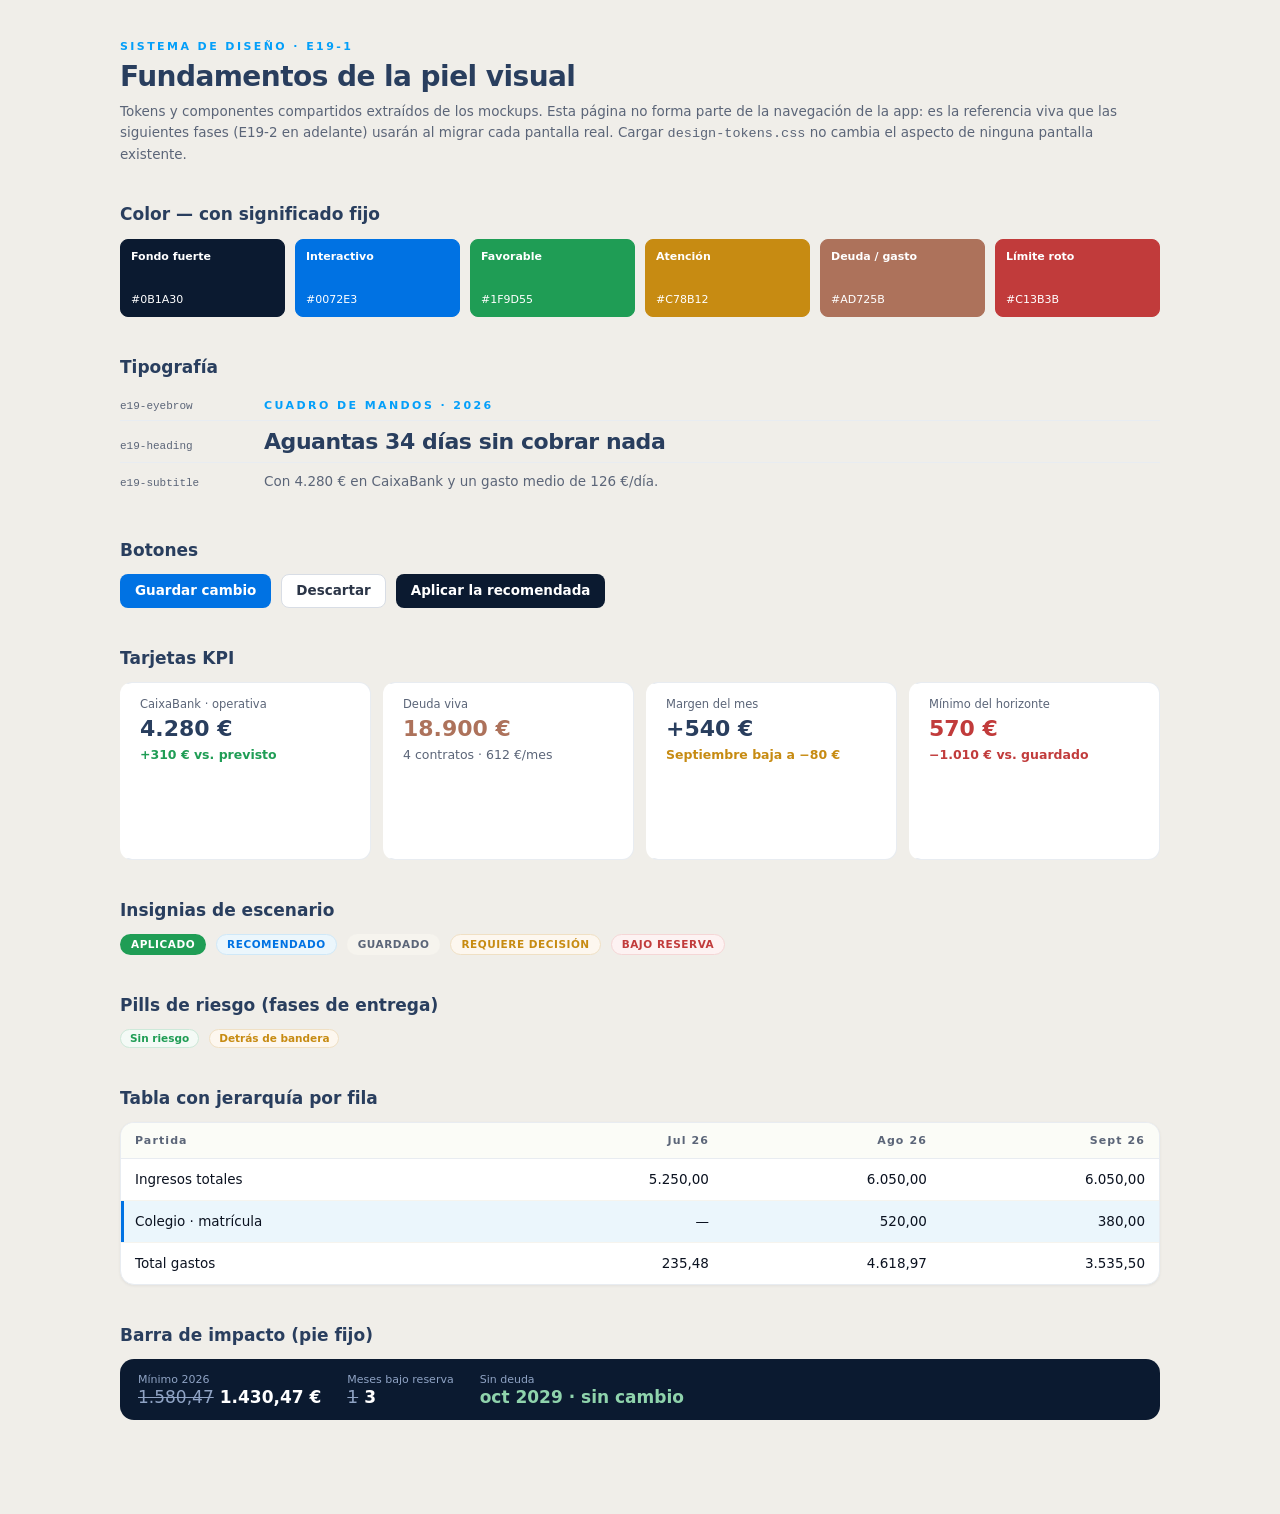
<file: design-system.html>
<!DOCTYPE html>
<html lang="es">
<head>
<meta charset="utf-8">
<meta name="viewport" content="width=device-width, initial-scale=1">
<title>Finanzas Casa · Sistema de diseño E19</title>
<link rel="stylesheet" href="design-tokens.css">
<style>
  body {
    margin: 0;
    background: var(--e19-canvas);
    color: var(--e19-ink);
    font-family: var(--e19-font-sans);
  }
  .page {
    max-width: 1040px;
    margin: 0 auto;
    padding: 40px 24px 96px;
    display: flex;
    flex-direction: column;
    gap: 40px;
  }
  .page-head {
    display: flex;
    flex-direction: column;
    gap: 8px;
  }
  section h2 {
    font: 700 var(--e19-text-lg) / 1.2 var(--e19-font-sans);
    color: var(--e19-heading);
    margin: 0 0 14px;
  }
  .swatch-row {
    display: grid;
    grid-template-columns: repeat(6, 1fr);
    gap: 10px;
  }
  .swatch {
    border-radius: var(--e19-radius-sm);
    padding: 10px;
    display: flex;
    flex-direction: column;
    gap: 30px;
    font-size: 11px;
    border: 1px solid var(--e19-border-strong);
  }
  .swatch b {
    display: block;
  }
  .row {
    display: flex;
    gap: 10px;
    flex-wrap: wrap;
    align-items: center;
  }
  .kpi-row {
    display: grid;
    grid-template-columns: repeat(4, 1fr);
    gap: 12px;
  }
  .type-scale > div {
    display: flex;
    align-items: baseline;
    gap: 14px;
    padding: 8px 0;
    border-top: 1px solid var(--e19-border);
  }
  .type-scale > div:first-child {
    border-top: none;
  }
  .type-scale code {
    width: 130px;
    flex: none;
    font-family: var(--e19-font-mono);
    font-size: 11px;
    color: var(--e19-muted);
  }
  .e19-impact-bar {
    flex-wrap: wrap;
    row-gap: 14px;
  }
  @media (max-width: 640px) {
    .swatch-row {
      grid-template-columns: repeat(2, 1fr);
    }
    .kpi-row {
      grid-template-columns: repeat(2, 1fr);
    }
    .type-scale > div {
      flex-direction: column;
      gap: 4px;
    }
    .type-scale code {
      width: auto;
    }
  }
</style>
</head>
<body>
<div class="page">

  <div class="page-head">
    <span class="e19-eyebrow">Sistema de diseño · E19-1</span>
    <h1 class="e19-heading">Fundamentos de la piel visual</h1>
    <p class="e19-subtitle">Tokens y componentes compartidos extraídos de los mockups. Esta página no forma parte de la navegación de la app: es la referencia viva que las siguientes fases (E19-2 en adelante) usarán al migrar cada pantalla real. Cargar <code>design-tokens.css</code> no cambia el aspecto de ninguna pantalla existente.</p>
  </div>

  <section>
    <h2>Color — con significado fijo</h2>
    <div class="swatch-row">
      <div class="swatch" style="background:var(--e19-accent-strong);color:#fff;border-color:var(--e19-accent-strong)"><b>Fondo fuerte</b><span>#0B1A30</span></div>
      <div class="swatch" style="background:var(--e19-accent);color:#fff;border-color:var(--e19-accent)"><b>Interactivo</b><span>#0072E3</span></div>
      <div class="swatch" style="background:var(--e19-success);color:#fff;border-color:var(--e19-success)"><b>Favorable</b><span>#1F9D55</span></div>
      <div class="swatch" style="background:var(--e19-warning);color:#fff;border-color:var(--e19-warning)"><b>Atención</b><span>#C78B12</span></div>
      <div class="swatch" style="background:var(--e19-debt);color:#fff;border-color:var(--e19-debt)"><b>Deuda / gasto</b><span>#AD725B</span></div>
      <div class="swatch" style="background:var(--e19-danger);color:#fff;border-color:var(--e19-danger)"><b>Límite roto</b><span>#C13B3B</span></div>
    </div>
  </section>

  <section>
    <h2>Tipografía</h2>
    <div class="type-scale">
      <div><code>e19-eyebrow</code><span class="e19-eyebrow">Cuadro de mandos · 2026</span></div>
      <div><code>e19-heading</code><span class="e19-heading" style="font-size:22px">Aguantas 34 días sin cobrar nada</span></div>
      <div><code>e19-subtitle</code><span class="e19-subtitle">Con 4.280 € en CaixaBank y un gasto medio de 126 €/día.</span></div>
    </div>
  </section>

  <section>
    <h2>Botones</h2>
    <div class="row">
      <button class="e19-btn e19-btn-primary" type="button">Guardar cambio</button>
      <button class="e19-btn e19-btn-secondary" type="button">Descartar</button>
      <button class="e19-btn e19-btn-dark" type="button">Aplicar la recomendada</button>
    </div>
  </section>

  <section>
    <h2>Tarjetas KPI</h2>
    <div class="kpi-row">
      <div class="e19-kpi">
        <span class="e19-kpi-label">CaixaBank · operativa</span>
        <span class="e19-kpi-value">4.280 €</span>
        <span class="e19-kpi-delta is-up">+310 € vs. previsto</span>
      </div>
      <div class="e19-kpi">
        <span class="e19-kpi-label">Deuda viva</span>
        <span class="e19-kpi-value" style="color:var(--e19-debt)">18.900 €</span>
        <span class="e19-kpi-delta" style="color:var(--e19-muted);font-weight:400">4 contratos · 612 €/mes</span>
      </div>
      <div class="e19-kpi">
        <span class="e19-kpi-label">Margen del mes</span>
        <span class="e19-kpi-value">+540 €</span>
        <span class="e19-kpi-delta is-warn">Septiembre baja a −80 €</span>
      </div>
      <div class="e19-kpi">
        <span class="e19-kpi-label">Mínimo del horizonte</span>
        <span class="e19-kpi-value" style="color:var(--e19-danger)">570 €</span>
        <span class="e19-kpi-delta is-down">−1.010 € vs. guardado</span>
      </div>
    </div>
  </section>

  <section>
    <h2>Insignias de escenario</h2>
    <div class="row">
      <span class="e19-badge e19-badge-success">Aplicado</span>
      <span class="e19-badge e19-badge-accent">Recomendado</span>
      <span class="e19-badge e19-badge-neutral">Guardado</span>
      <span class="e19-badge e19-badge-warning">Requiere decisión</span>
      <span class="e19-badge e19-badge-danger">Bajo reserva</span>
    </div>
  </section>

  <section>
    <h2>Pills de riesgo (fases de entrega)</h2>
    <div class="row">
      <span class="e19-pill e19-pill-safe">Sin riesgo</span>
      <span class="e19-pill e19-pill-warn">Detrás de bandera</span>
    </div>
  </section>

  <section>
    <h2>Tabla con jerarquía por fila</h2>
    <div class="e19-card" style="overflow:hidden">
      <table class="e19-table">
        <thead>
          <tr><th>Partida</th><th>Jul 26</th><th>Ago 26</th><th>Sept 26</th></tr>
        </thead>
        <tbody>
          <tr><td>Ingresos totales</td><td>5.250,00</td><td>6.050,00</td><td>6.050,00</td></tr>
          <tr class="is-highlighted"><td>Colegio · matrícula</td><td>—</td><td>520,00</td><td>380,00</td></tr>
          <tr><td>Total gastos</td><td>235,48</td><td>4.618,97</td><td>3.535,50</td></tr>
        </tbody>
      </table>
    </div>
  </section>

  <section>
    <h2>Barra de impacto (pie fijo)</h2>
    <div class="e19-impact-bar">
      <dl>
        <dt>Mínimo 2026</dt>
        <dd><span class="was">1.580,47</span>1.430,47 €</dd>
      </dl>
      <dl>
        <dt>Meses bajo reserva</dt>
        <dd><span class="was">1</span>3</dd>
      </dl>
      <dl>
        <dt>Sin deuda</dt>
        <dd style="color:#8fd3ac">oct 2029 · sin cambio</dd>
      </dl>
    </div>
  </section>

</div>
</body>
</html>
</file>
<file: design-tokens.css>
/*
 * Sistema de diseño E19 — fundamentos (E19-1).
 *
 * Fase de fundación de la piel visual nueva (bloque E19 de la propuesta de rediseño). Define
 * únicamente variables con prefijo `--e19-` y clases con prefijo `.e19-`: no redefine ninguna
 * variable ni clase existente de styles.css/p2.css, así que cargar este archivo no cambia el
 * aspecto de ninguna pantalla actual. Las pantallas se migran una a una en las siguientes fases
 * (E19-2 en adelante), empezando por «Hoy».
 *
 * Origen: mockups de diseño visual aportados por el usuario (Finanzas Casa · Mockups), extraídos
 * a un lenguaje de tokens reutilizable en docs/E19_SISTEMA_DISENO.md.
 */

:root {
  /* Superficies */
  --e19-canvas: #f0eee9;
  --e19-surface: #ffffff;
  --e19-surface-soft: #fbfcf7;
  --e19-surface-sunken: #f6f4ee;

  /* Bordes */
  --e19-border: #e8ecf1;
  --e19-border-strong: #d8dde5;

  /* Texto */
  --e19-ink: #0b1220;
  --e19-heading: #293e5e;
  --e19-muted: #5b6578;
  --e19-faint: #a9b1bf;
  --e19-eyebrow: #049ff9;

  /* Acento interactivo */
  --e19-accent: #0072e3;
  --e19-accent-hover: #005bb8;
  --e19-accent-ink: #ffffff;
  --e19-accent-soft: #ebf6fc;
  --e19-accent-soft-border: #cfe8f8;
  --e19-accent-strong: #0b1a30;

  /* Semántica: siempre el mismo significado en toda la app */
  --e19-success: #1f9d55;
  --e19-success-soft: #f4faf6;
  --e19-success-soft-border: #cde9d9;
  --e19-warning: #c78b12;
  --e19-warning-soft: #fdf7ef;
  --e19-warning-soft-border: #f0e0c4;
  --e19-debt: #ad725b;
  --e19-debt-soft: #f6ece3;
  --e19-debt-soft-border: #ede1d5;
  --e19-danger: #c13b3b;
  --e19-danger-soft: #fdf2f2;
  --e19-danger-soft-border: #f5d6d6;

  /* Tipografía: mismo stack que ya usa la app (Inter con fallback de sistema, sin CDN externo) */
  --e19-font-sans: Inter, ui-sans-serif, system-ui, -apple-system, BlinkMacSystemFont, "Segoe UI", sans-serif;
  --e19-font-mono: ui-monospace, "SF Mono", Menlo, Consolas, monospace;

  /* Escala tipográfica */
  --e19-text-eyebrow: 11px;
  --e19-text-xs: 11.5px;
  --e19-text-sm: 12.5px;
  --e19-text-base: 13.5px;
  --e19-text-md: 15px;
  --e19-text-lg: 17px;
  --e19-text-xl: 22px;
  --e19-text-display: 28px;

  /* Espaciado y forma */
  --e19-radius-sm: 8px;
  --e19-radius-md: 12px;
  --e19-radius-lg: 14px;
  --e19-radius-pill: 999px;
  --e19-shadow-card: 0 1px 3px rgba(11, 18, 32, 0.06);
  --e19-shadow-pop: 0 2px 8px rgba(11, 18, 32, 0.08);
}

/* -------------------------------------------------------------------------------------------- */
/* Primitivas de texto                                                                           */
/* -------------------------------------------------------------------------------------------- */

.e19-eyebrow {
  font: 700 var(--e19-text-eyebrow) / 1.2 var(--e19-font-sans);
  letter-spacing: 0.22em;
  text-transform: uppercase;
  color: var(--e19-eyebrow);
}

.e19-heading {
  font: 800 var(--e19-text-display) / 1.15 var(--e19-font-sans);
  letter-spacing: -0.02em;
  color: var(--e19-heading);
  margin: 0;
}

.e19-subtitle {
  font: 400 var(--e19-text-base) / 1.5 var(--e19-font-sans);
  color: var(--e19-muted);
  margin: 0;
}

/* -------------------------------------------------------------------------------------------- */
/* Tarjetas y superficies                                                                        */
/* -------------------------------------------------------------------------------------------- */

.e19-card {
  background: var(--e19-surface);
  border: 1px solid var(--e19-border);
  border-radius: var(--e19-radius-lg);
  box-shadow: var(--e19-shadow-card);
}

.e19-card-strong {
  background: var(--e19-accent-strong);
  color: #fff;
  border-radius: var(--e19-radius-lg);
}

.e19-card-accent-soft {
  background: var(--e19-accent-soft);
  border: 1px solid var(--e19-accent-soft-border);
  border-radius: var(--e19-radius-lg);
}

/* -------------------------------------------------------------------------------------------- */
/* Botones                                                                                       */
/* -------------------------------------------------------------------------------------------- */

.e19-btn {
  display: inline-flex;
  align-items: center;
  justify-content: center;
  gap: 6px;
  font: 600 var(--e19-text-base) / 1 var(--e19-font-sans);
  border-radius: var(--e19-radius-sm);
  padding: 9px 14px;
  border: 1px solid transparent;
  cursor: pointer;
  transition: background-color 0.15s ease, border-color 0.15s ease, color 0.15s ease;
}

.e19-btn:focus-visible {
  outline: 2px solid var(--e19-accent);
  outline-offset: 2px;
}

.e19-btn-primary {
  background: var(--e19-accent);
  color: var(--e19-accent-ink);
}

.e19-btn-primary:hover {
  background: var(--e19-accent-hover);
}

.e19-btn-secondary {
  background: var(--e19-surface);
  color: #2b3547;
  border-color: var(--e19-border-strong);
}

.e19-btn-secondary:hover {
  background: var(--e19-surface-sunken);
}

.e19-btn-dark {
  background: var(--e19-accent-strong);
  color: #fff;
  border-color: transparent;
}

/* -------------------------------------------------------------------------------------------- */
/* KPI y métricas                                                                                */
/* -------------------------------------------------------------------------------------------- */

.e19-kpi {
  display: flex;
  flex-direction: column;
  gap: 6px;
  background: var(--e19-surface);
  border: 1px solid var(--e19-border);
  border-left: 4px solid transparent;
  border-radius: var(--e19-radius-md);
  padding: 14px 16px;
  min-height: 148px;
}

.e19-kpi.is-warn {
  border-left-color: var(--e19-warning);
}

.e19-kpi.is-danger {
  border-left-color: var(--e19-danger);
}

.e19-kpi-label {
  font-size: var(--e19-text-xs);
  color: var(--e19-muted);
}

.e19-kpi-value {
  font: 800 var(--e19-text-xl) / 1.1 var(--e19-font-sans);
  color: var(--e19-heading);
  font-variant-numeric: tabular-nums;
}

.e19-kpi-note {
  margin: 0;
  font-size: var(--e19-text-sm);
  color: var(--e19-muted);
  line-height: 1.4;
}

.e19-kpi-meta {
  margin: 0;
  font-size: 11px;
  color: var(--e19-faint);
}

.e19-kpi-cta {
  align-self: flex-start;
  margin-top: auto;
}

.e19-kpi-delta {
  font-size: var(--e19-text-sm);
  font-weight: 600;
}

.e19-kpi-delta.is-up {
  color: var(--e19-success);
}

.e19-kpi-delta.is-down {
  color: var(--e19-danger);
}

.e19-kpi-delta.is-warn {
  color: var(--e19-warning);
}

/* -------------------------------------------------------------------------------------------- */
/* Lectura de hoy (insights) y contexto compacto                                                 */
/* -------------------------------------------------------------------------------------------- */

.e19-insight {
  display: flex;
  align-items: center;
  justify-content: space-between;
  gap: 14px;
  padding: 14px;
  background: var(--e19-surface-soft);
  border: 1px solid var(--e19-border);
  border-left: 4px solid var(--e19-success);
  border-radius: var(--e19-radius-md);
}

.e19-insight.is-warn {
  border-left-color: var(--e19-warning);
}

.e19-insight.is-danger {
  border-left-color: var(--e19-danger);
}

.e19-insight strong {
  display: block;
  margin-bottom: 4px;
  font-size: var(--e19-text-md);
  color: var(--e19-ink);
}

.e19-insight p {
  margin: 0;
  color: var(--e19-muted);
  font-size: var(--e19-text-base);
  line-height: 1.45;
}

.e19-context-item {
  display: flex;
  flex-direction: column;
  gap: 4px;
  padding: 12px 14px;
  border: 1px solid var(--e19-border);
  border-radius: var(--e19-radius-md);
  background: var(--e19-surface-soft);
}

.e19-context-item span {
  font-size: var(--e19-text-xs);
  color: var(--e19-muted);
}

.e19-context-item strong {
  font-size: var(--e19-text-md);
  color: var(--e19-heading);
  font-weight: 700;
}

.e19-context-item small {
  font-size: var(--e19-text-sm);
  color: var(--e19-muted);
  line-height: 1.4;
}

/* -------------------------------------------------------------------------------------------- */
/* Aplicación a «Hoy» (E19-2) — todo bajo .e19-home para no afectar a otras vistas que también    */
/* usan .home-panel, .panel-kicker o .module-heading h3 fuera de esta pantalla.                   */
/* -------------------------------------------------------------------------------------------- */

.e19-home .home-panel {
  border-color: var(--e19-border);
  border-radius: var(--e19-radius-lg);
  background: var(--e19-surface);
  box-shadow: var(--e19-shadow-card);
}

.e19-home .panel-kicker {
  color: var(--e19-eyebrow);
}

.e19-home .module-heading h3 {
  color: var(--e19-heading);
}

/* -------------------------------------------------------------------------------------------- */
/* Insignias de estado                                                                           */
/* -------------------------------------------------------------------------------------------- */

.e19-badge {
  display: inline-flex;
  align-items: center;
  gap: 6px;
  font: 700 10.5px / 1 var(--e19-font-sans);
  letter-spacing: 0.05em;
  text-transform: uppercase;
  border-radius: var(--e19-radius-pill);
  padding: 4px 10px;
  border: 1px solid transparent;
}

.e19-badge-success {
  background: var(--e19-success);
  color: #fff;
}

.e19-badge-accent {
  background: var(--e19-accent-soft);
  color: var(--e19-accent);
  border-color: var(--e19-accent-soft-border);
}

.e19-badge-neutral {
  background: var(--e19-surface-sunken);
  color: var(--e19-muted);
}

.e19-badge-warning {
  background: var(--e19-warning-soft);
  color: var(--e19-warning);
  border-color: var(--e19-warning-soft-border);
}

.e19-badge-danger {
  background: var(--e19-danger-soft);
  color: var(--e19-danger);
  border-color: var(--e19-danger-soft-border);
}

/* -------------------------------------------------------------------------------------------- */
/* Pills de riesgo/estado (usadas en listas de tareas y fases)                                   */
/* -------------------------------------------------------------------------------------------- */

.e19-pill {
  display: inline-flex;
  font: 600 10.5px / 1 var(--e19-font-sans);
  border-radius: var(--e19-radius-pill);
  padding: 3px 9px;
  border: 1px solid transparent;
}

.e19-pill-safe {
  background: var(--e19-success-soft);
  color: var(--e19-success);
  border-color: var(--e19-success-soft-border);
}

.e19-pill-warn {
  background: var(--e19-warning-soft);
  color: var(--e19-warning);
  border-color: var(--e19-warning-soft-border);
}

/* -------------------------------------------------------------------------------------------- */
/* Tabla de datos con jerarquía por fila                                                         */
/* -------------------------------------------------------------------------------------------- */

.e19-table {
  width: 100%;
  border-collapse: collapse;
  font: 400 var(--e19-text-base) / 1.4 var(--e19-font-sans);
  font-variant-numeric: tabular-nums;
}

.e19-table thead th {
  text-align: right;
  font: 600 11px / 1.2 var(--e19-font-sans);
  letter-spacing: 0.1em;
  color: var(--e19-muted);
  padding: 11px 14px;
  background: var(--e19-surface-soft);
  border-bottom: 1px solid var(--e19-border);
}

.e19-table thead th:first-child {
  text-align: left;
}

.e19-table tbody td {
  padding: 11px 14px;
  text-align: right;
  border-bottom: 1px solid var(--e19-surface-sunken);
  color: var(--e19-ink);
}

.e19-table tbody td:first-child {
  text-align: left;
}

.e19-table tbody tr:last-child td {
  border-bottom: none;
}

.e19-table tbody tr.is-highlighted {
  background: var(--e19-accent-soft);
  box-shadow: inset 3px 0 0 var(--e19-accent);
}

/* -------------------------------------------------------------------------------------------- */
/* Barra de impacto (pie fijo, ver mockup 3a)                                                    */
/* -------------------------------------------------------------------------------------------- */

.e19-impact-bar {
  display: flex;
  align-items: center;
  gap: 26px;
  background: var(--e19-accent-strong);
  color: #fff;
  border-radius: var(--e19-radius-lg);
  padding: 14px 18px;
}

.e19-impact-bar dl {
  display: flex;
  flex-direction: column;
  gap: 3px;
  margin: 0;
}

.e19-impact-bar dt {
  font-size: 11px;
  color: #8fa3c4;
}

.e19-impact-bar dd {
  margin: 0;
  font: 800 var(--e19-text-lg) / 1 var(--e19-font-sans);
  font-variant-numeric: tabular-nums;
}

.e19-impact-bar dd .was {
  color: #8fa3c4;
  font-weight: 400;
  text-decoration: line-through;
  margin-right: 6px;
}

/* -------------------------------------------------------------------------------------------- */
/* Aplicación a «Actualizar» (E19-3) — todo bajo .e19-update-hub para no afectar a otras vistas   */
/* que también usan .panel-kicker o .module-heading h3 fuera de esta pantalla.                    */
/* -------------------------------------------------------------------------------------------- */

.e19-update-hub .panel-kicker {
  color: var(--e19-eyebrow);
}

.e19-update-hub .module-heading h3 {
  color: var(--e19-heading);
}

.e19-explainer {
  background: var(--e19-accent-soft);
  border: 1px solid var(--e19-accent-soft-border);
  border-radius: var(--e19-radius-lg);
}

.e19-explainer .panel-kicker {
  color: var(--e19-accent);
}

.e19-explainer h3 {
  color: var(--e19-heading);
}

.e19-explainer .update-language-grid div {
  background: var(--e19-surface);
  border: 1px solid var(--e19-accent-soft-border);
}

.e19-explainer dt {
  color: var(--e19-heading);
}

.e19-explainer dd {
  color: var(--e19-muted);
}

.e19-route-card {
  display: grid;
  gap: 7px;
  min-height: 168px;
  padding: 18px;
  border: 1px solid var(--e19-border);
  border-radius: var(--e19-radius-lg);
  background: var(--e19-surface);
  color: var(--e19-ink);
  text-align: left;
  box-shadow: var(--e19-shadow-card);
  transition: border-color 0.15s ease, box-shadow 0.15s ease, transform 0.15s ease;
}

.e19-route-card:hover,
.e19-route-card:focus-visible {
  border-color: var(--e19-accent);
  box-shadow: var(--e19-shadow-pop);
  transform: translateY(-1px);
}

.e19-route-card strong {
  font-size: var(--e19-text-lg);
  color: var(--e19-heading);
}

.e19-route-card small {
  color: var(--e19-muted);
  font-size: var(--e19-text-base);
  line-height: 1.45;
}

.e19-route-card em {
  margin-top: auto;
  padding-top: 9px;
  border-top: 1px solid var(--e19-border);
  color: var(--e19-accent);
  font-style: normal;
  font-size: var(--e19-text-sm);
  font-weight: 600;
}

.e19-route-step {
  color: var(--e19-eyebrow);
  font-size: 11px;
  font-weight: 700;
  letter-spacing: 0.1em;
  text-transform: uppercase;
}

.e19-route-card--verify {
  background: var(--e19-accent-strong);
  border-color: var(--e19-accent-strong);
}

.e19-route-card--verify .e19-route-step {
  color: #7f93c4;
}

.e19-route-card--verify strong {
  color: #fff;
}

.e19-route-card--verify small {
  color: #c7d1e0;
}

.e19-route-card--verify em {
  border-top-color: rgba(255, 255, 255, 0.16);
  color: #8fd3ff;
}

.e19-next-step {
  background: var(--e19-accent-soft);
  border: 1px solid var(--e19-accent-soft-border);
  border-left: 4px solid var(--e19-accent);
  border-radius: var(--e19-radius-lg);
}

.e19-next-step h3 {
  color: var(--e19-heading);
}

.e19-next-step p:not(.panel-kicker) {
  color: var(--e19-muted);
}

/* -------------------------------------------------------------------------------------------- */
/* Aplicación a «Cargar datos» / bandeja previa (E19-4) — escopado bajo .e19-data-entry           */
/* -------------------------------------------------------------------------------------------- */

.e19-data-entry .panel-kicker {
  color: var(--e19-eyebrow);
}

.e19-data-entry .module-heading h3 {
  color: var(--e19-heading);
}

.e19-stepper {
  display: grid;
  grid-template-columns: repeat(4, 1fr);
  gap: 10px;
  margin: 14px 0;
  padding: 0;
  list-style: none;
}

.e19-stepper li {
  display: flex;
  align-items: center;
  gap: 8px;
  border: 1px solid var(--e19-border);
  border-radius: var(--e19-radius-pill);
  padding: 8px 14px 8px 8px;
  background: var(--e19-surface-soft);
  font-size: var(--e19-text-sm);
  font-weight: 600;
  color: var(--e19-ink);
}

.e19-stepper-badge {
  display: inline-flex;
  align-items: center;
  justify-content: center;
  width: 22px;
  height: 22px;
  flex: none;
  border-radius: var(--e19-radius-pill);
  background: var(--e19-accent-soft);
  color: var(--e19-accent);
  font-size: 11px;
  font-weight: 700;
}

.e19-inbox-item,
.e19-freshness-item {
  border: 1px solid var(--e19-border);
  border-radius: var(--e19-radius-md);
  padding: 13px 14px;
  background: var(--e19-surface);
}

.e19-inbox-item p,
.e19-freshness-item p {
  margin: 4px 0 0;
  color: var(--e19-muted);
  font-size: var(--e19-text-sm);
  line-height: 1.45;
}

.e19-inbox-item strong,
.e19-freshness-item strong {
  color: var(--e19-heading);
}

.e19-inbox-item-head {
  display: flex;
  align-items: center;
  justify-content: space-between;
  gap: 10px;
}

.e19-freshness-item {
  display: flex;
  flex-direction: column;
  gap: 6px;
}

.e19-freshness-item .e19-pill {
  align-self: flex-start;
}

@media (max-width: 760px) {
  .e19-stepper {
    grid-template-columns: 1fr;
  }
}

/* -------------------------------------------------------------------------------------------- */
/* Pantalla «Prever» (E19-5)                                                                     */
/* -------------------------------------------------------------------------------------------- */

.e19-forecast .chart-chip {
  border-color: var(--e19-accent-soft-border);
  background: var(--e19-accent-soft);
  color: var(--e19-accent-hover);
}

@media (max-width: 480px) {
  .e19-forecast .chart-panel .section-title {
    flex-wrap: wrap;
  }
}

.e19-prevision .account-balance-chip {
  border-color: var(--e19-border);
  background: var(--e19-surface-soft);
  border-radius: var(--e19-radius-md);
}

.e19-prevision .account-balance-chip span {
  color: var(--e19-muted);
  font: 700 var(--e19-text-xs) / 1.2 var(--e19-font-sans);
}

.e19-prevision .account-balance-chip strong {
  color: var(--e19-ink);
  font: 800 var(--e19-text-lg) / 1.2 var(--e19-font-sans);
}

.e19-prevision .expense-summary-card {
  border-color: var(--e19-border);
  background: var(--e19-surface-soft);
  border-radius: var(--e19-radius-md);
}

.e19-prevision .expense-summary-card span {
  color: var(--e19-muted);
  font: 700 var(--e19-text-xs) / 1.2 var(--e19-font-sans);
}

.e19-prevision .expense-summary-card strong {
  font: 800 var(--e19-text-md) / 1.3 var(--e19-font-sans);
  color: var(--e19-ink);
}

.e19-prevision .prevision-table thead th {
  background: var(--e19-surface-sunken);
  color: var(--e19-muted);
  font: 700 var(--e19-text-xs) / 1.2 var(--e19-font-sans);
  text-transform: uppercase;
  letter-spacing: 0.04em;
}

.e19-prevision .prevision-table td[data-prevision-month-key]:hover {
  background: var(--e19-accent-soft);
}

/* -------------------------------------------------------------------------------------------- */
/* Motor de Escenario (E20-1) — simular → aplicar → guardados, tres pantallas encadenadas         */
/* construidas enteramente en e19-, sin markup heredado (mockups 1e/2d/2e). Reutiliza              */
/* .e19-card/.e19-btn/.e19-table/.e19-badge/.e19-kpi/.e19-insight tal cual; esto cubre el grid del  */
/* formulario, el layout de dos columnas, el gráfico y las tarjetas de escenario guardado, que no   */
/* tenían equivalente genérico ya definido.                                                        */
/* -------------------------------------------------------------------------------------------- */

/* 150px (no 180) para que quepan dos columnas en el panel de controles, que mide como mucho 340px:
   con 180px la rejilla colapsaba siempre a una columna y los tipos de seis campos obligaban a
   desplazarse por todo el formulario. */
.e19-escenario-motor .escenario-motor-form-grid {
  display: grid;
  grid-template-columns: repeat(auto-fit, minmax(150px, 1fr));
  gap: 12px;
  margin-bottom: 14px;
}

.e19-escenario-motor .escenario-motor-form-grid label {
  display: flex;
  flex-direction: column;
  gap: 6px;
  font-size: var(--e19-text-sm);
  color: var(--e19-muted);
}

.e19-escenario-motor .escenario-motor-form-grid input,
.e19-escenario-motor .escenario-motor-form-grid select {
  border: 1px solid var(--e19-border-strong);
  border-radius: var(--e19-radius-sm);
  padding: 8px 10px;
  font: 400 var(--e19-text-base) / 1.3 var(--e19-font-sans);
  color: var(--e19-ink);
  background: var(--e19-surface);
}

/* E20-3 · Selector de tipo, campos dinámicos y guardarraíl del formulario de «simular». El
   guardarraíl vive fuera del <form> porque es del escenario entero, no de la decisión que se está
   componiendo, así que se le da aquí el mismo aspecto que a los campos de dentro. */
.e19-escenario-motor .escenario-motor-type-label,
.e19-escenario-motor .escenario-motor-guardrail-label {
  display: flex;
  flex-direction: column;
  gap: 6px;
  font-size: var(--e19-text-sm);
  color: var(--e19-muted);
  margin-bottom: 10px;
}

.e19-escenario-motor .escenario-motor-guardrail-label {
  margin-top: 14px;
  padding-top: 14px;
  border-top: 1px solid var(--e19-border);
}

.e19-escenario-motor .escenario-motor-type-label select,
.e19-escenario-motor .escenario-motor-guardrail-label input {
  border: 1px solid var(--e19-border-strong);
  border-radius: var(--e19-radius-sm);
  padding: 8px 10px;
  font: 400 var(--e19-text-base) / 1.3 var(--e19-font-sans);
  color: var(--e19-ink);
  background: var(--e19-surface);
}

.e19-escenario-motor .escenario-motor-type-hint {
  margin: 0 0 12px;
}

.e19-escenario-motor .escenario-motor-form-grid .escenario-motor-field-wide {
  grid-column: 1 / -1;
}

/* La casilla se lee de izquierda a derecha, al revés que los campos con rótulo encima. */
.e19-escenario-motor .escenario-motor-form-grid .escenario-motor-field-check {
  flex-direction: row;
  align-items: flex-start;
  gap: 8px;
  flex-wrap: wrap;
}

.e19-escenario-motor .escenario-motor-form-grid .escenario-motor-field-check input {
  width: auto;
  margin-top: 2px;
  flex: 0 0 auto;
}

.e19-escenario-motor .escenario-motor-form-grid .escenario-motor-field-check > small {
  flex-basis: 100%;
}

.e19-escenario-motor .escenario-motor-form-grid select[multiple] {
  min-height: 84px;
}

.e19-escenario-motor .escenario-motor-form-error {
  margin-bottom: 14px;
}

.e19-escenario-motor .escenario-motor-form-error ul {
  margin: 6px 0 0;
  padding-left: 18px;
  font-size: var(--e19-text-sm);
}

/* 400px (antes 340) para el panel de controles: con once tipos de decisión el formulario llega a
   seis campos y a 340px la rejilla no daba para dos columnas, así que obligaba a recorrer todo el
   formulario en vertical. La columna de previsión sigue teniendo ancho de sobra. */
.e19-escenario-motor .escenario-motor-layout {
  display: grid;
  grid-template-columns: minmax(260px, 400px) 1fr;
  gap: 18px;
  align-items: start;
}

/* Sin min-width: 0 un hijo de grid nunca se encoge por debajo del ancho intrínseco de su
   contenido — con una tabla dentro eso puede empujar el layout entero fuera del viewport en vez
   de activar el scroll horizontal de .table-wrap, que es lo que se espera aquí. */
.e19-escenario-motor .escenario-motor-layout > * {
  min-width: 0;
}

.e19-escenario-motor .escenario-motor-controls {
  padding: 18px;
}

/* Pantalla «Aplicar» (2d): la tabla de diferencias necesita más ancho que el panel de sliders de
   «Simular», así que invierte la proporción de columnas en vez de reutilizar el mismo layout. */
.e19-escenario-motor .escenario-motor-layout-apply {
  grid-template-columns: 1fr minmax(280px, 360px);
}

.e19-escenario-motor .escenario-motor-diff-panel {
  padding: 18px;
}

/* table-layout: fixed + anchos por columna para que las 4 columnas siempre quepan en el ancho
   disponible (envolviendo texto si hace falta) en vez de forzar scroll horizontal por defecto.
   min-width: 0 anula el `table { min-width: 1120px }` genérico de styles.css (pensado para las
   tablas grandes de datos), que si no forzaría scroll aquí igualmente. */
.e19-escenario-motor .escenario-motor-diff-panel table {
  table-layout: fixed;
  min-width: 0;
}

.e19-escenario-motor .escenario-motor-diff-panel th:nth-child(1),
.e19-escenario-motor .escenario-motor-diff-panel td:nth-child(1) {
  width: 32%;
}

.e19-escenario-motor .escenario-motor-diff-panel th:nth-child(2),
.e19-escenario-motor .escenario-motor-diff-panel td:nth-child(2) {
  width: 36%;
}

.e19-escenario-motor .escenario-motor-diff-panel th:nth-child(3),
.e19-escenario-motor .escenario-motor-diff-panel td:nth-child(3) {
  width: 16%;
}

.e19-escenario-motor .escenario-motor-diff-panel th:nth-child(4),
.e19-escenario-motor .escenario-motor-diff-panel td:nth-child(4) {
  width: 16%;
}

.e19-escenario-motor .escenario-motor-diff-panel td {
  white-space: normal;
  word-break: break-word;
}

.e19-escenario-motor .escenario-motor-decision-list {
  display: flex;
  flex-direction: column;
  gap: 8px;
  margin: 0;
  padding: 0;
  list-style: none;
}

.e19-escenario-motor .escenario-motor-decision-item {
  display: flex;
  align-items: center;
  justify-content: space-between;
  gap: 10px;
  padding: 10px 12px;
  border: 1px solid var(--e19-border);
  border-radius: var(--e19-radius-md);
  background: var(--e19-surface-soft);
}

.e19-escenario-motor .escenario-motor-decision-main {
  display: flex;
  flex-direction: column;
  gap: 2px;
  min-width: 0;
}

/* Con un solo tipo de decisión el título cabía siempre en una línea y se recortaba con puntos
   suspensivos. Con once tipos («Refinanciar Entidad B Tarjeta») recortar esconde justo la parte que
   identifica la decisión, así que se deja envolver: el título ya viene limitado a 60 caracteres. */
.e19-escenario-motor .escenario-motor-decision-main strong {
  font-size: var(--e19-text-sm);
  color: var(--e19-ink);
  overflow-wrap: anywhere;
}

.e19-escenario-motor .escenario-motor-decision-main span {
  font-size: var(--e19-text-xs);
  color: var(--e19-muted);
}

.e19-escenario-motor .escenario-motor-decision-status {
  display: flex;
  align-items: center;
  gap: 8px;
  flex: none;
}

.e19-escenario-motor .escenario-motor-decision-remove {
  border: none;
  background: none;
  color: var(--e19-muted);
  font-size: var(--e19-text-xs);
  font-weight: 600;
  cursor: pointer;
  text-decoration: underline;
  padding: 0;
}

.e19-escenario-motor .escenario-motor-decision-remove:hover {
  color: var(--e19-danger);
}

@media (max-width: 860px) {
  .e19-escenario-motor .escenario-motor-layout-apply {
    grid-template-columns: 1fr;
  }
}

.e19-escenario-motor .escenario-motor-preview {
  display: flex;
  flex-direction: column;
  gap: 14px;
}

.e19-escenario-motor .escenario-motor-preview.e19-card {
  padding: 18px;
}

.e19-escenario-motor .escenario-motor-panel-title {
  margin: 0 0 12px;
  font: 700 var(--e19-text-lg) / 1.2 var(--e19-font-sans);
  color: var(--e19-heading);
}

.e19-escenario-motor .escenario-motor-panel-title-spaced {
  margin-top: 22px;
}

.e19-escenario-motor .escenario-motor-chart-card {
  padding: 18px;
}

.e19-escenario-motor .escenario-motor-chart {
  width: 100%;
  height: 170px;
  display: block;
}

.e19-escenario-motor .escenario-motor-chart .chart-line-base {
  fill: none;
  stroke: var(--e19-faint);
  stroke-width: 2;
}

.e19-escenario-motor .escenario-motor-chart .chart-line-scenario {
  fill: none;
  stroke: var(--e19-accent);
  stroke-width: 2.5;
}

.e19-escenario-motor .escenario-motor-chart .chart-line-reserve {
  fill: none;
  stroke: var(--e19-danger);
  stroke-width: 1.5;
  stroke-dasharray: 4 4;
}

.e19-escenario-motor .escenario-motor-chart .chart-label {
  font: 500 10px / 1 var(--e19-font-sans);
  fill: var(--e19-muted);
}

.e19-escenario-motor .escenario-motor-warning {
  align-items: center;
}

.e19-escenario-motor .escenario-motor-go-apply {
  align-self: flex-end;
}

.e19-escenario-motor .escenario-motor-go-apply:disabled {
  opacity: 0.45;
  cursor: not-allowed;
}

.e19-escenario-motor .escenario-motor-motivo-label {
  display: flex;
  flex-direction: column;
  gap: 6px;
  font-size: var(--e19-text-sm);
  color: var(--e19-muted);
  margin-bottom: 12px;
}

.e19-escenario-motor .escenario-motor-motivo-label input {
  width: 100%;
  box-sizing: border-box;
  border: 1px solid var(--e19-border-strong);
  border-radius: var(--e19-radius-sm);
  padding: 9px 11px;
  font: 400 var(--e19-text-base) / 1.3 var(--e19-font-sans);
  color: var(--e19-ink);
  background: var(--e19-surface);
}

.e19-escenario-motor .escenario-motor-motivo-note {
  margin-top: 10px;
}

.e19-escenario-motor .escenario-motor-saved-list {
  display: flex;
  flex-direction: column;
  gap: 12px;
}

.e19-escenario-motor .escenario-motor-saved-card {
  display: flex;
  align-items: center;
  justify-content: space-between;
  gap: 16px;
  flex-wrap: wrap;
  padding: 16px 18px;
  border: 1px solid var(--e19-border);
  border-radius: var(--e19-radius-lg);
  background: var(--e19-surface);
  box-shadow: var(--e19-shadow-card);
}

.e19-escenario-motor .escenario-motor-saved-card.is-aplicado {
  border-color: var(--e19-success);
  box-shadow: inset 0 0 0 1px var(--e19-success);
}

.e19-escenario-motor .escenario-motor-saved-head {
  display: flex;
  flex-direction: column;
  gap: 4px;
}

.e19-escenario-motor .escenario-motor-saved-head small {
  color: var(--e19-muted);
  font-size: var(--e19-text-sm);
}

.e19-escenario-motor .escenario-motor-saved-meta {
  display: flex;
  gap: 22px;
}

.e19-escenario-motor .escenario-motor-saved-meta div {
  display: flex;
  flex-direction: column;
  gap: 2px;
}

.e19-escenario-motor .escenario-motor-saved-meta span {
  font-size: var(--e19-text-xs);
  color: var(--e19-muted);
}

.e19-escenario-motor .escenario-motor-saved-meta strong {
  font-size: var(--e19-text-md);
  color: var(--e19-ink);
}

.e19-escenario-motor .escenario-motor-saved-actions {
  display: flex;
  gap: 8px;
  flex: none;
}

@media (max-width: 860px) {
  .e19-escenario-motor .escenario-motor-layout {
    grid-template-columns: 1fr;
  }
}

/* -------------------------------------------------------------------------------------------- */
/* Comparador de estrategias + Plan de deuda · ruta (E20-2) — mockups 1b/1c. Construidas sobre el  */
/* mismo motor (resolveEscenario) que Motor de Escenario, así que reutilizan sus mismos            */
/* componentes base (.e19-card/.e19-btn/.e19-badge/.e19-kpi-note/.e19-insight); este bloque cubre   */
/* solo lo que no tenía equivalente: la rejilla de tarjetas de estrategia, el gráfico de área de    */
/* deuda viva vs. liquidez, la línea de tiempo de la ruta y la cartera con barras proporcionales.   */
/* -------------------------------------------------------------------------------------------- */

/* .visual-controls es un `display:grid` genérico de 4 columnas (pensado para filtros con
   selects, en styles.css) que no sirve para agrupar tabs + un enlace: fuerza los tabs a una
   columna de ~130px, los hace desbordar y acaban tapando el enlace de al lado. Igual que el
   `table { min-width: 1120px }` de E20-1, se anula solo en este ámbito en vez de tocar la regla
   global, que sí es correcta para los filtros que la usan en otras pantallas. */
.e19-deuda-decidir .section-title .visual-controls {
  display: flex;
  align-items: center;
  gap: 12px;
  flex-wrap: wrap;
}

.e19-deuda-decidir .deuda-decidir-reserve-label {
  display: flex;
  flex-direction: column;
  gap: 6px;
  font-size: var(--e19-text-sm);
  color: var(--e19-muted);
}

.e19-deuda-decidir .deuda-decidir-reserve-label input {
  border: 1px solid var(--e19-border-strong);
  border-radius: var(--e19-radius-sm);
  padding: 8px 10px;
  font: 400 var(--e19-text-base) / 1.3 var(--e19-font-sans);
  color: var(--e19-ink);
  background: var(--e19-surface);
}

.e19-deuda-decidir .deuda-decidir-strategy-grid {
  display: grid;
  grid-template-columns: repeat(auto-fit, minmax(220px, 1fr));
  gap: 16px;
  margin: 18px 0;
}

.e19-deuda-decidir .deuda-decidir-strategy-card {
  position: relative;
  padding: 18px;
  display: flex;
  flex-direction: column;
  gap: 10px;
}

.e19-deuda-decidir .deuda-decidir-strategy-card.is-recommended {
  border-color: var(--e19-accent);
  box-shadow: inset 0 0 0 1px var(--e19-accent);
}

.e19-deuda-decidir .deuda-decidir-strategy-card h3 {
  margin: 0;
  font: 700 var(--e19-text-lg) / 1.2 var(--e19-font-sans);
  color: var(--e19-heading);
}

.e19-deuda-decidir .deuda-decidir-strategy-flag {
  position: absolute;
  top: 14px;
  right: 14px;
}

.e19-deuda-decidir .deuda-decidir-strategy-kpis {
  display: flex;
  flex-direction: column;
  gap: 8px;
}

.e19-deuda-decidir .deuda-decidir-strategy-kpis div {
  display: flex;
  align-items: baseline;
  justify-content: space-between;
  gap: 10px;
}

.e19-deuda-decidir .deuda-decidir-strategy-kpis span {
  font-size: var(--e19-text-xs);
  color: var(--e19-muted);
}

.e19-deuda-decidir .deuda-decidir-strategy-kpis strong {
  font-size: var(--e19-text-md);
  color: var(--e19-ink);
}

.e19-deuda-decidir .deuda-decidir-strategy-actions {
  display: flex;
  gap: 8px;
  margin-top: auto;
  padding-top: 8px;
}

.e19-deuda-decidir .deuda-decidir-note {
  color: var(--e19-faint);
}

.e19-deuda-decidir .deuda-decidir-tabs {
  display: flex;
  gap: 6px;
}

.e19-deuda-decidir .deuda-decidir-tab {
  border: 1px solid var(--e19-border-strong);
  border-radius: var(--e19-radius-pill);
  background: var(--e19-surface);
  color: var(--e19-muted);
  font-size: var(--e19-text-sm);
  font-weight: 600;
  padding: 6px 14px;
  cursor: pointer;
}

.e19-deuda-decidir .deuda-decidir-tab.is-active {
  background: var(--e19-accent);
  border-color: var(--e19-accent);
  color: #fff;
}

.e19-deuda-decidir .deuda-ruta-chart-card {
  padding: 18px;
  margin-bottom: 18px;
}

.e19-deuda-decidir .deuda-ruta-chart {
  width: 100%;
  height: 200px;
  display: block;
  margin-top: 8px;
}

.e19-deuda-decidir .deuda-ruta-chart .chart-area-deuda {
  fill: color-mix(in srgb, var(--e19-debt) 18%, transparent);
  stroke: none;
}

.e19-deuda-decidir .deuda-ruta-chart .chart-line-deuda {
  fill: none;
  stroke: var(--e19-debt);
  stroke-width: 2.5;
}

.e19-deuda-decidir .deuda-ruta-chart .chart-line-liquidez {
  fill: none;
  stroke: var(--e19-accent);
  stroke-width: 2;
  stroke-dasharray: 4 4;
}

.e19-deuda-decidir .deuda-ruta-chart .chart-label {
  font: 500 10px / 1 var(--e19-font-sans);
  fill: var(--e19-muted);
}

.e19-deuda-decidir .deuda-ruta-layout {
  display: grid;
  grid-template-columns: 1fr minmax(260px, 320px);
  gap: 18px;
  align-items: start;
}

.e19-deuda-decidir .deuda-ruta-layout > * {
  min-width: 0;
}

.e19-deuda-decidir .deuda-ruta-side {
  display: flex;
  flex-direction: column;
  gap: 18px;
}

.e19-deuda-decidir .deuda-ruta-side .e19-card {
  padding: 18px;
}

.e19-deuda-decidir .deuda-ruta-layout > .e19-card {
  padding: 18px;
}

.e19-deuda-decidir .deuda-ruta-timeline {
  list-style: none;
  margin: 0;
  padding: 0;
  display: flex;
  flex-direction: column;
  gap: 0;
}

.e19-deuda-decidir .deuda-ruta-timeline-item {
  display: flex;
  gap: 14px;
  padding: 10px 0;
  border-bottom: 1px solid var(--e19-border);
}

.e19-deuda-decidir .deuda-ruta-timeline-item:last-child {
  border-bottom: none;
}

.e19-deuda-decidir .deuda-ruta-timeline-month {
  flex: none;
  width: 72px;
  font-size: var(--e19-text-xs);
  font-weight: 700;
  color: var(--e19-accent);
}

.e19-deuda-decidir .deuda-ruta-timeline-item p {
  margin: 2px 0 0;
  font-size: var(--e19-text-sm);
  color: var(--e19-muted);
  display: flex;
  align-items: center;
  gap: 8px;
}

.e19-deuda-decidir .deuda-ruta-timeline-empty {
  color: var(--e19-muted);
}

.e19-deuda-decidir .deuda-ruta-portfolio {
  display: flex;
  flex-direction: column;
  gap: 10px;
}

.e19-deuda-decidir .deuda-ruta-portfolio-row {
  display: grid;
  grid-template-columns: 1fr auto;
  gap: 4px 10px;
  font-size: var(--e19-text-sm);
}

.e19-deuda-decidir .deuda-ruta-portfolio-row span {
  color: var(--e19-muted);
}

.e19-deuda-decidir .deuda-ruta-portfolio-row strong {
  color: var(--e19-ink);
  text-align: right;
}

.e19-deuda-decidir .deuda-ruta-portfolio-bar {
  grid-column: 1 / -1;
  height: 6px;
  border-radius: var(--e19-radius-pill);
  background: var(--e19-surface-sunken);
  overflow: hidden;
}

.e19-deuda-decidir .deuda-ruta-portfolio-bar span {
  display: block;
  height: 100%;
  background: var(--e19-debt);
}

.e19-deuda-decidir .deuda-ruta-checklist {
  list-style: none;
  margin: 0 0 14px;
  padding: 0;
  display: flex;
  flex-direction: column;
  gap: 8px;
}

.e19-deuda-decidir .deuda-ruta-check {
  font-size: var(--e19-text-sm);
  padding: 8px 10px;
  border-radius: var(--e19-radius-sm);
  background: var(--e19-surface-soft);
  color: var(--e19-muted);
}

.e19-deuda-decidir .deuda-ruta-check.is-ok {
  color: var(--e19-success);
  background: color-mix(in srgb, var(--e19-success) 10%, var(--e19-surface-soft));
}

.e19-deuda-decidir .deuda-ruta-check.is-danger {
  color: var(--e19-danger);
  background: color-mix(in srgb, var(--e19-danger) 10%, var(--e19-surface-soft));
}

@media (max-width: 860px) {
  .e19-deuda-decidir .deuda-ruta-layout {
    grid-template-columns: 1fr;
  }
}

/* -------------------------------------------------------------------------------------------- */
/* Conciliación (E20-2) — mockup 1g. No reimplementa el motor de conciliación: reutiliza           */
/* refreshCanonicalLedger/E11bInbox tal cual, solo con una presentación E19 nueva y enfocada en     */
/* "qué falta para cerrar el mes" (la pantalla heredada #reconciliation sigue intacta para el       */
/* panel operativo completo). Reutiliza .deuda-ruta-side/.deuda-ruta-checklist con su propio ámbito */
/* — mismos nombres de clase que en el comparador de deuda, redefinidos aquí a propósito en vez de  */
/* compartir una regla entre pantallas distintas.                                                  */
/* -------------------------------------------------------------------------------------------- */

.e19-conciliar .conciliar-layout {
  display: grid;
  grid-template-columns: 1fr minmax(260px, 320px);
  gap: 18px;
  align-items: start;
}

.e19-conciliar .conciliar-layout > * {
  min-width: 0;
}

.e19-conciliar .conciliar-layout > .e19-card {
  padding: 18px;
}

.e19-conciliar .deuda-ruta-side {
  display: flex;
  flex-direction: column;
  gap: 18px;
}

.e19-conciliar .deuda-ruta-side .e19-card {
  padding: 18px;
}

.e19-conciliar .deuda-ruta-checklist {
  list-style: none;
  margin: 0;
  padding: 0;
  display: flex;
  flex-direction: column;
  gap: 8px;
}

.e19-conciliar .deuda-ruta-check {
  font-size: var(--e19-text-sm);
  padding: 8px 10px;
  border-radius: var(--e19-radius-sm);
  background: var(--e19-surface-soft);
  color: var(--e19-muted);
}

.e19-conciliar .deuda-ruta-check.is-ok {
  color: var(--e19-success);
  background: color-mix(in srgb, var(--e19-success) 10%, var(--e19-surface-soft));
}

.e19-conciliar .deuda-ruta-check.is-danger {
  color: var(--e19-danger);
  background: color-mix(in srgb, var(--e19-danger) 10%, var(--e19-surface-soft));
}

.e19-conciliar .conciliar-task-list {
  list-style: none;
  margin: 0;
  padding: 0;
  display: flex;
  flex-direction: column;
  gap: 10px;
}

.e19-conciliar .conciliar-task-item {
  display: flex;
  align-items: center;
  gap: 12px;
  padding: 10px 12px;
  border: 1px solid var(--e19-border);
  border-radius: var(--e19-radius-md);
  background: var(--e19-surface-soft);
}

.e19-conciliar .conciliar-task-item.conciliar-task-empty {
  color: var(--e19-muted);
}

.e19-conciliar .conciliar-task-index {
  flex: none;
  width: 24px;
  height: 24px;
  border-radius: 50%;
  background: var(--e19-warning);
  color: #fff;
  font-size: var(--e19-text-xs);
  font-weight: 700;
  display: flex;
  align-items: center;
  justify-content: center;
}

.e19-conciliar .conciliar-task-item > div {
  flex: 1;
  min-width: 0;
}

.e19-conciliar .conciliar-task-item strong {
  display: block;
  font-size: var(--e19-text-sm);
  color: var(--e19-ink);
}

.e19-conciliar .conciliar-task-item p {
  margin: 2px 0 0;
  font-size: var(--e19-text-xs);
  color: var(--e19-muted);
}

.e19-conciliar .conciliar-history-row {
  display: flex;
  align-items: center;
  justify-content: space-between;
  gap: 10px;
  padding: 8px 0;
  border-bottom: 1px solid var(--e19-border);
  font-size: var(--e19-text-sm);
}

.e19-conciliar .conciliar-history-row:last-child {
  border-bottom: none;
}

.e19-conciliar .conciliar-history-row span {
  color: var(--e19-muted);
}

.e19-conciliar .conciliar-history-row strong.is-ok {
  color: var(--e19-success);
}

.e19-conciliar .conciliar-history-row strong.is-warn {
  color: var(--e19-warning);
}

@media (max-width: 860px) {
  .e19-conciliar .conciliar-layout {
    grid-template-columns: 1fr;
  }
}

/* -------------------------------------------------------------------------------------------- */
/* Asesor ejecutivo (E20-2) — mockup 1d. La "decisión abierta" sale de una oferta real registrada  */
/* en E14b (Plan de deuda), no de un motor de recomendación genérico. Sin ofertas abiertas se       */
/* muestra .asesor-decision-empty en vez de fabricar una decisión.                                 */
/* -------------------------------------------------------------------------------------------- */

.e19-asesor-decision .asesor-decision-empty {
  padding: 24px;
  text-align: center;
}

.e19-asesor-decision .asesor-decision-empty h3 {
  margin: 0 0 8px;
  font: 700 var(--e19-text-lg) / 1.2 var(--e19-font-sans);
  color: var(--e19-heading);
}

.e19-asesor-decision .asesor-decision-empty .e19-btn {
  margin-top: 14px;
}

.e19-asesor-decision .asesor-decision-layout {
  display: grid;
  grid-template-columns: 1fr minmax(280px, 340px);
  gap: 18px;
  align-items: start;
}

.e19-asesor-decision .asesor-decision-layout > * {
  min-width: 0;
}

.e19-asesor-decision .asesor-decision-main {
  padding: 20px;
}

.e19-asesor-decision .asesor-decision-head {
  display: flex;
  flex-direction: column;
  gap: 6px;
  margin-bottom: 16px;
}

.e19-asesor-decision .asesor-decision-head h3 {
  margin: 0;
  font: 700 var(--e19-text-xl) / 1.25 var(--e19-font-sans);
  color: var(--e19-heading);
}

.e19-asesor-decision .asesor-decision-head strong {
  font: 700 var(--e19-text-display) / 1 var(--e19-font-sans);
  color: var(--e19-accent);
}

.e19-asesor-decision .asesor-decision-stats {
  display: grid;
  grid-template-columns: repeat(auto-fit, minmax(150px, 1fr));
  gap: 12px;
  margin-bottom: 20px;
}

.e19-asesor-decision .asesor-decision-stat {
  padding: 12px;
  border-radius: var(--e19-radius-md);
  background: var(--e19-surface-soft);
  display: flex;
  flex-direction: column;
  gap: 4px;
}

.e19-asesor-decision .asesor-decision-stat span {
  font-size: var(--e19-text-xs);
  color: var(--e19-muted);
}

.e19-asesor-decision .asesor-decision-stat strong {
  font-size: var(--e19-text-lg);
  color: var(--e19-success);
}

.e19-asesor-decision .asesor-decision-subtitle {
  margin-top: 6px;
}

.e19-asesor-decision .asesor-decision-funding {
  display: flex;
  flex-direction: column;
  gap: 10px;
  margin-bottom: 18px;
}

.e19-asesor-decision .asesor-decision-funding-row {
  display: grid;
  grid-template-columns: 1fr auto;
  gap: 4px 10px;
  font-size: var(--e19-text-sm);
}

.e19-asesor-decision .asesor-decision-funding-row span {
  color: var(--e19-muted);
}

.e19-asesor-decision .asesor-decision-funding-row strong {
  color: var(--e19-ink);
  text-align: right;
}

.e19-asesor-decision .asesor-decision-funding-row.is-danger strong {
  color: var(--e19-danger);
}

.e19-asesor-decision .asesor-decision-funding-bar {
  grid-column: 1 / -1;
  height: 6px;
  border-radius: var(--e19-radius-pill);
  background: var(--e19-surface-sunken);
  overflow: hidden;
}

.e19-asesor-decision .asesor-decision-funding-row.is-danger .asesor-decision-funding-bar {
  background: color-mix(in srgb, var(--e19-danger) 20%, var(--e19-surface-sunken));
}

.e19-asesor-decision .asesor-decision-funding-bar span {
  display: block;
  height: 100%;
  background: var(--e19-accent);
}

.e19-asesor-decision .asesor-decision-actions {
  display: flex;
  gap: 8px;
}

.e19-asesor-decision .deuda-ruta-side {
  display: flex;
  flex-direction: column;
  gap: 18px;
}

.e19-asesor-decision .deuda-ruta-side .e19-card {
  padding: 18px;
}

.e19-asesor-decision .asesor-decision-limits {
  list-style: none;
  margin: 0;
  padding: 0;
  display: flex;
  flex-direction: column;
  gap: 8px;
}

.e19-asesor-decision .deuda-ruta-check {
  font-size: var(--e19-text-sm);
  padding: 8px 10px;
  border-radius: var(--e19-radius-sm);
  background: var(--e19-surface-soft);
  color: var(--e19-muted);
}

.e19-asesor-decision .deuda-ruta-check.is-ok {
  color: var(--e19-success);
  background: color-mix(in srgb, var(--e19-success) 10%, var(--e19-surface-soft));
}

.e19-asesor-decision .deuda-ruta-check.is-danger {
  color: var(--e19-danger);
  background: color-mix(in srgb, var(--e19-danger) 10%, var(--e19-surface-soft));
}

.e19-asesor-decision .asesor-decision-queue {
  display: flex;
  flex-direction: column;
  gap: 6px;
}

.e19-asesor-decision .conciliar-history-row {
  display: flex;
  align-items: center;
  justify-content: space-between;
  gap: 10px;
  padding: 6px 0;
  border-bottom: 1px solid var(--e19-border);
  font-size: var(--e19-text-sm);
}

.e19-asesor-decision .conciliar-history-row:last-child {
  border-bottom: none;
}

.e19-asesor-decision .conciliar-history-row span {
  color: var(--e19-muted);
}

@media (max-width: 860px) {
  .e19-asesor-decision .asesor-decision-layout {
    grid-template-columns: 1fr;
  }
}

/* -------------------------------------------------------------------------------------------- */
/* «Registrar el mes» (E20-4, mockup 2a) — todo bajo .e19-registrar-mes para no tocar la pantalla */
/* heredada `#update-data`, que sigue usando .detail-table y su acordeón por bloques.             */
/* -------------------------------------------------------------------------------------------- */

.e19-registrar-mes .registrar-mes-controls {
  display: flex;
  align-items: center;
  gap: 12px;
  flex-wrap: wrap;
}

.e19-registrar-mes .registrar-mes-tables {
  display: flex;
  flex-direction: column;
  gap: 16px;
  margin-top: 16px;
}

.e19-registrar-mes .registrar-mes-card {
  padding: 16px 18px 14px;
}

.e19-registrar-mes .registrar-mes-card-head,
.e19-cuadro-mandos .registrar-mes-card-head {
  display: flex;
  align-items: center;
  justify-content: space-between;
  gap: 12px;
  flex-wrap: wrap;
  margin-bottom: 10px;
}

/* Segmentado de filtros: un solo grupo con el activo en blanco sobre fondo hundido.
   Lo comparten «Registrar el mes» y el cuadro de mandos, que lo usa para elegir métrica. */
.e19-registrar-mes .registrar-mes-filters,
.e19-cuadro-mandos .registrar-mes-filters {
  display: inline-flex;
  gap: 2px;
  padding: 3px;
  background: var(--e19-surface-sunken);
  border-radius: var(--e19-radius-pill);
}

.e19-registrar-mes .registrar-mes-filter,
.e19-cuadro-mandos .registrar-mes-filter {
  border: none;
  background: transparent;
  border-radius: var(--e19-radius-pill);
  padding: 6px 14px;
  font: 600 var(--e19-text-sm) / 1 var(--e19-font-sans);
  color: var(--e19-muted);
  cursor: pointer;
}

.e19-registrar-mes .registrar-mes-filter.is-active,
.e19-cuadro-mandos .registrar-mes-filter.is-active {
  background: var(--e19-surface);
  color: var(--e19-heading);
  box-shadow: var(--e19-shadow-card);
}

.e19-registrar-mes .registrar-mes-filter:focus-visible,
.e19-cuadro-mandos .registrar-mes-filter:focus-visible {
  outline: 2px solid var(--e19-accent);
  outline-offset: 2px;
}

.e19-registrar-mes .registrar-mes-table {
  min-width: 720px;
}

/* Bloque y concepto identifican la fila: van a la izquierda, aunque .e19-table alinee a la
   derecha todo lo que no sea la primera columna (pensada para tablas de solo cifras). */
.e19-registrar-mes .registrar-mes-table thead th:nth-child(2),
.e19-registrar-mes .registrar-mes-table td.registrar-mes-block,
.e19-registrar-mes .registrar-mes-table td.registrar-mes-concept {
  text-align: left;
}

.e19-registrar-mes .registrar-mes-table .registrar-mes-block {
  color: var(--e19-muted);
  font-size: var(--e19-text-sm);
}

.e19-registrar-mes .registrar-mes-table .registrar-mes-concept {
  font-weight: 600;
  color: var(--e19-heading);
}

.e19-registrar-mes .registrar-mes-table .registrar-mes-concept small {
  font-weight: 400;
  color: var(--e19-faint);
}

.e19-registrar-mes .registrar-mes-table input[type="number"] {
  width: 108px;
  text-align: right;
  padding: 6px 10px;
  border: 1px solid var(--e19-border-strong);
  border-radius: var(--e19-radius-sm);
  background: var(--e19-surface);
  font: 600 var(--e19-text-base) / 1.2 var(--e19-font-sans);
  font-variant-numeric: tabular-nums;
  color: var(--e19-ink);
}

.e19-registrar-mes .registrar-mes-table input[type="number"]:focus-visible {
  outline: none;
  border-color: var(--e19-accent);
  box-shadow: 0 0 0 3px var(--e19-accent-soft);
}

.e19-registrar-mes .registrar-mes-table input[type="number"]:disabled {
  background: var(--e19-surface-sunken);
  color: var(--e19-faint);
}

/* Fila que va a peor: se tiñe entera para que el ojo la encuentre sin leer la columna. */
.e19-registrar-mes .registrar-mes-table tr.registrar-mes-row-off td {
  background: var(--e19-warning-soft);
}

/* .positive/.negative de styles.css pierden contra `.e19-table tbody td`, que fija el color. */
.e19-registrar-mes .registrar-mes-table td.positive {
  color: var(--e19-success);
  font-weight: 600;
}

.e19-registrar-mes .registrar-mes-table td.negative {
  color: var(--e19-danger);
  font-weight: 600;
}

.e19-registrar-mes .registrar-mes-table tr.registrar-mes-row-custom td:first-child {
  box-shadow: inset 3px 0 0 var(--e19-accent);
}

.e19-registrar-mes .registrar-mes-table .registrar-mes-row-actions {
  width: 40px;
}

.e19-registrar-mes .registrar-mes-row-remove {
  border: none;
  background: transparent;
  color: var(--e19-faint);
  font-size: var(--e19-text-lg);
  line-height: 1;
  cursor: pointer;
  padding: 2px 6px;
  border-radius: var(--e19-radius-sm);
}

.e19-registrar-mes .registrar-mes-row-remove:hover {
  color: var(--e19-danger);
  background: var(--e19-danger-soft);
}

.e19-registrar-mes .registrar-mes-empty {
  text-align: center;
  color: var(--e19-muted);
  font-size: var(--e19-text-sm);
  padding: 20px 14px;
}

.e19-registrar-mes .registrar-mes-card-foot {
  display: flex;
  align-items: center;
  justify-content: space-between;
  gap: 12px;
  flex-wrap: wrap;
  padding-top: 12px;
  margin-top: 10px;
  border-top: 1px solid var(--e19-border);
}

.e19-registrar-mes .registrar-mes-link,
.e19-cuadro-mandos .registrar-mes-link {
  border: none;
  background: transparent;
  padding: 0;
  font: 600 var(--e19-text-sm) / 1.2 var(--e19-font-sans);
  color: var(--e19-accent);
  cursor: pointer;
}

.e19-registrar-mes .registrar-mes-link:hover,
.e19-cuadro-mandos .registrar-mes-link:hover {
  color: var(--e19-accent-hover);
  text-decoration: underline;
}

.e19-registrar-mes .registrar-mes-copy-confirm {
  display: inline-flex;
  align-items: center;
  gap: 10px;
  flex-wrap: wrap;
  font-size: var(--e19-text-sm);
  color: var(--e19-muted);
}

.e19-registrar-mes .registrar-mes-add {
  display: flex;
  align-items: flex-end;
  gap: 12px;
  flex-wrap: wrap;
  margin-top: 12px;
  padding: 14px;
  background: var(--e19-surface-soft);
  border: 1px solid var(--e19-border);
  border-radius: var(--e19-radius-md);
}

.e19-registrar-mes .registrar-mes-add label {
  display: flex;
  flex-direction: column;
  gap: 4px;
  font: 600 var(--e19-text-xs) / 1.2 var(--e19-font-sans);
  color: var(--e19-muted);
}

.e19-registrar-mes .registrar-mes-add input,
.e19-registrar-mes .registrar-mes-add select {
  min-width: 140px;
  padding: 7px 10px;
  border: 1px solid var(--e19-border-strong);
  border-radius: var(--e19-radius-sm);
  background: var(--e19-surface);
  font: 400 var(--e19-text-base) / 1.2 var(--e19-font-sans);
  color: var(--e19-ink);
}

.e19-registrar-mes .registrar-mes-add-actions {
  display: flex;
  gap: 8px;
}

/* Barra de progreso de «Completado»: el ancho lo fija el render con un style inline. */
.e19-registrar-mes .registrar-mes-progress {
  display: block;
  height: 6px;
  border-radius: var(--e19-radius-pill);
  background: var(--e19-surface-sunken);
  overflow: hidden;
}

.e19-registrar-mes .registrar-mes-progress > span {
  display: block;
  height: 100%;
  background: var(--e19-accent);
}

@media (max-width: 860px) {
  .e19-registrar-mes .registrar-mes-card-head,
  .e19-registrar-mes .registrar-mes-card-foot {
    align-items: flex-start;
    flex-direction: column;
  }
}

/* -------------------------------------------------------------------------------------------- */
/* Cuadro de mandos con impacto (E20-5, mockups 3a/3b/3c) — todo bajo .e19-cuadro-mandos, que     */
/* comparten `#cuadro-mandos`, `#cambios-pendientes` y `#mapa-calor`.                             */
/* -------------------------------------------------------------------------------------------- */

.e19-cuadro-mandos .cuadro-mandos-controls {
  display: flex;
  align-items: flex-end;
  gap: 12px;
  flex-wrap: wrap;
}

/* --- 3a · matriz partida x mes --- */

.e19-cuadro-mandos .cuadro-mandos-wrap {
  margin-top: 16px;
  background: var(--e19-surface);
  border: 1px solid var(--e19-border);
  border-radius: var(--e19-radius-lg);
  box-shadow: var(--e19-shadow-card);
}

.e19-cuadro-mandos .cuadro-mandos-table {
  min-width: 760px;
}

.e19-cuadro-mandos .cuadro-mandos-table td,
.e19-cuadro-mandos .cuadro-mandos-table th {
  white-space: nowrap;
}

.e19-cuadro-mandos .cuadro-mandos-table td:first-child {
  min-width: 220px;
}

/* Meses ya cerrados: se muestran para poder comparar, pero no se editan. */
.e19-cuadro-mandos .cuadro-mandos-closed {
  color: var(--e19-faint);
}

.e19-cuadro-mandos .cuadro-mandos-absent {
  color: var(--e19-faint);
}

.e19-cuadro-mandos .cuadro-mandos-section td {
  background: var(--e19-surface-soft);
}

.e19-cuadro-mandos .cuadro-mandos-section td:first-child {
  box-shadow: inset 3px 0 0 var(--e19-debt);
}

.e19-cuadro-mandos .cuadro-mandos-section.is-income td:first-child {
  box-shadow: inset 3px 0 0 var(--e19-heading);
}

.e19-cuadro-mandos .cuadro-mandos-toggle {
  border: none;
  background: transparent;
  padding: 0;
  font: 700 var(--e19-text-base) / 1.3 var(--e19-font-sans);
  color: var(--e19-heading);
  cursor: pointer;
  display: inline-flex;
  align-items: center;
  gap: 8px;
}

.e19-cuadro-mandos .cuadro-mandos-toggle span {
  display: inline-flex;
  align-items: center;
  justify-content: center;
  width: 18px;
  height: 18px;
  border-radius: var(--e19-radius-sm);
  background: var(--e19-surface-sunken);
  color: var(--e19-muted);
}

.e19-cuadro-mandos .cuadro-mandos-section small,
.e19-cuadro-mandos .cuadro-mandos-result small {
  display: block;
  font-weight: 400;
  color: var(--e19-faint);
  font-size: 11px;
}

.e19-cuadro-mandos .cuadro-mandos-concept {
  padding-left: 30px !important;
  font-weight: 600;
  color: var(--e19-ink);
}

.e19-cuadro-mandos .cuadro-mandos-table input[type="number"] {
  width: 94px;
  text-align: right;
  padding: 5px 8px;
  border: 1px solid transparent;
  border-radius: var(--e19-radius-sm);
  background: transparent;
  font: 400 var(--e19-text-base) / 1.2 var(--e19-font-sans);
  font-variant-numeric: tabular-nums;
  color: var(--e19-ink);
}

.e19-cuadro-mandos .cuadro-mandos-table input[type="number"]:hover {
  border-color: var(--e19-border-strong);
}

.e19-cuadro-mandos .cuadro-mandos-table input[type="number"]:focus-visible {
  outline: none;
  border-color: var(--e19-accent);
  background: var(--e19-surface);
  box-shadow: 0 0 0 3px var(--e19-accent-soft);
}

/* Celda con un borrador encima: sigue siendo editable, pero se ve que no es lo guardado. */
.e19-cuadro-mandos .cuadro-mandos-dirty {
  background: var(--e19-accent-soft);
}

.e19-cuadro-mandos .cuadro-mandos-dirty input[type="number"] {
  font-weight: 700;
  color: var(--e19-accent);
  border-color: var(--e19-accent-soft-border);
}

.e19-cuadro-mandos .cuadro-mandos-apply-row td {
  background: var(--e19-accent-soft);
  white-space: normal;
  text-align: left;
  padding: 10px 14px 10px 30px;
}

.e19-cuadro-mandos .cuadro-mandos-apply-label {
  font-size: var(--e19-text-sm);
  color: var(--e19-muted);
  margin-right: 8px;
}

.e19-cuadro-mandos .cuadro-mandos-apply-row .e19-btn {
  margin-right: 6px;
}

.e19-cuadro-mandos .cuadro-mandos-apply-note {
  font-size: var(--e19-text-sm);
  color: var(--e19-muted);
  margin-left: 6px;
}

.e19-cuadro-mandos .cuadro-mandos-total td,
.e19-cuadro-mandos .cuadro-mandos-result td {
  border-top: 1px solid var(--e19-border-strong);
  background: var(--e19-surface-soft);
}

.e19-cuadro-mandos .cuadro-mandos-result td.positive strong {
  color: var(--e19-success);
}

.e19-cuadro-mandos .cuadro-mandos-result td.negative strong {
  color: var(--e19-danger);
}

/* Pie de impacto: fijo abajo mientras haya cambios sin guardar (spec 5a). */
.e19-cuadro-mandos .cuadro-mandos-impact {
  position: sticky;
  bottom: 12px;
  margin-top: 16px;
  flex-wrap: wrap;
  box-shadow: var(--e19-shadow-pop);
  z-index: 3;
}

.e19-cuadro-mandos .cuadro-mandos-impact-head {
  display: flex;
  flex-direction: column;
  gap: 2px;
  min-width: 180px;
}

.e19-cuadro-mandos .cuadro-mandos-impact-head strong {
  font-size: var(--e19-text-md);
}

.e19-cuadro-mandos .cuadro-mandos-impact-head small,
.e19-cuadro-mandos .cuadro-mandos-impact-head .e19-eyebrow {
  color: #8fa3c4;
}

.e19-cuadro-mandos .cuadro-mandos-impact-actions {
  display: flex;
  gap: 8px;
  margin-left: auto;
  flex-wrap: wrap;
}

.e19-cuadro-mandos .e19-impact-bar dd .is-up {
  color: #7ee2a8;
}

.e19-cuadro-mandos .e19-impact-bar dd .is-down {
  color: #ff9a9a;
}

/* --- 3b · bandeja de cambios --- */

.e19-cuadro-mandos .cambios-pendientes-layout {
  display: grid;
  grid-template-columns: minmax(0, 1fr) minmax(280px, 380px);
  gap: 16px;
  margin-top: 16px;
  align-items: start;
}

.e19-cuadro-mandos .cambios-pendientes-layout > .e19-card,
.e19-cuadro-mandos .mapa-calor-card {
  padding: 16px 18px;
}

/* Los KPI de la bandeja llevan antes -> despues dentro de la propia tarjeta. */
.e19-cuadro-mandos .cuadro-mandos-kpi {
  margin: 0;
}

.e19-cuadro-mandos .cuadro-mandos-kpi dd {
  margin: 0;
  font: 800 var(--e19-text-xl) / 1.1 var(--e19-font-sans);
  font-variant-numeric: tabular-nums;
  color: var(--e19-heading);
}

.e19-cuadro-mandos .cuadro-mandos-kpi dd .was {
  display: inline-block;
  margin-right: 8px;
  font: 400 var(--e19-text-sm) / 1 var(--e19-font-sans);
  color: var(--e19-faint);
  text-decoration: line-through;
}

.e19-cuadro-mandos .cuadro-mandos-kpi dd .is-up {
  color: var(--e19-success);
}

.e19-cuadro-mandos .cuadro-mandos-kpi dd .is-down {
  color: var(--e19-danger);
}

.e19-cuadro-mandos .cambios-pendientes-list {
  list-style: none;
  margin: 0;
  padding: 0;
}

.e19-cuadro-mandos .cambios-pendientes-item {
  display: grid;
  grid-template-columns: 92px 92px minmax(0, 1fr) auto;
  align-items: center;
  gap: 12px;
  padding: 12px 0;
  border-bottom: 1px solid var(--e19-border);
}

.e19-cuadro-mandos .cambios-pendientes-item:last-child {
  border-bottom: none;
}

.e19-cuadro-mandos .cambios-pendientes-item p {
  margin: 2px 0 0;
  font-size: var(--e19-text-sm);
  color: var(--e19-muted);
}

.e19-cuadro-mandos .cambios-pendientes-item > strong {
  text-align: right;
  font-variant-numeric: tabular-nums;
}

.e19-cuadro-mandos .cambios-pendientes-bar {
  display: block;
  height: 16px;
  border-radius: var(--e19-radius-sm);
  background: var(--e19-surface-sunken);
  overflow: hidden;
}

.e19-cuadro-mandos .cambios-pendientes-bar i {
  display: block;
  height: 100%;
}

.e19-cuadro-mandos .cambios-pendientes-bar i.is-down {
  background: var(--e19-danger);
}

.e19-cuadro-mandos .cambios-pendientes-bar i.is-up {
  background: var(--e19-success);
}

.e19-cuadro-mandos .cambios-pendientes-empty {
  list-style: none;
  color: var(--e19-muted);
  font-size: var(--e19-text-sm);
  padding: 14px 0;
}

.e19-cuadro-mandos .cambios-pendientes-chart svg {
  width: 100%;
  height: 130px;
  display: block;
}

.e19-cuadro-mandos .cambios-chart-before {
  fill: none;
  stroke: var(--e19-faint);
  stroke-width: 2;
}

.e19-cuadro-mandos .cambios-chart-after {
  fill: none;
  stroke: var(--e19-danger);
  stroke-width: 2;
}

.e19-cuadro-mandos .cambios-chart-reserve {
  stroke: var(--e19-danger);
  stroke-width: 1;
  stroke-dasharray: 4 4;
  opacity: 0.6;
}

.e19-cuadro-mandos .cambios-chart-legend {
  display: flex;
  gap: 14px;
  flex-wrap: wrap;
  margin-top: 8px;
  font-size: var(--e19-text-sm);
  color: var(--e19-muted);
}

.e19-cuadro-mandos .cambios-chart-legend i {
  display: inline-block;
  width: 14px;
  height: 2px;
  margin-right: 6px;
  vertical-align: middle;
}

.e19-cuadro-mandos .cambios-chart-key-before { background: var(--e19-faint); }
.e19-cuadro-mandos .cambios-chart-key-after { background: var(--e19-danger); }
.e19-cuadro-mandos .cambios-chart-key-reserve { background: var(--e19-danger); opacity: 0.6; }

/* --- 3c · mapa de calor --- */

.e19-cuadro-mandos .mapa-calor-card {
  margin-top: 16px;
}

.e19-cuadro-mandos .mapa-calor-legend {
  display: flex;
  gap: 16px;
  flex-wrap: wrap;
  margin-bottom: 12px;
  font-size: var(--e19-text-sm);
  color: var(--e19-muted);
}

.e19-cuadro-mandos .mapa-calor-key {
  display: inline-block;
  width: 12px;
  height: 12px;
  border-radius: 3px;
  margin-right: 6px;
  vertical-align: -1px;
}

.e19-cuadro-mandos .mapa-calor-grid {
  border-collapse: separate;
  border-spacing: 4px;
  width: 100%;
  min-width: 620px;
}

.e19-cuadro-mandos .mapa-calor-grid th {
  font: 600 11px / 1.2 var(--e19-font-sans);
  letter-spacing: 0.08em;
  text-transform: uppercase;
  color: var(--e19-muted);
  text-align: center;
}

.e19-cuadro-mandos .mapa-calor-grid th[scope="row"] {
  text-align: left;
  padding-right: 8px;
}

.e19-cuadro-mandos .mapa-calor-cell {
  display: flex;
  align-items: center;
  justify-content: center;
  height: 40px;
  border-radius: var(--e19-radius-sm);
  border: 2px solid transparent;
  font: 700 var(--e19-text-sm) / 1 var(--e19-font-sans);
  font-variant-numeric: tabular-nums;
}

.e19-cuadro-mandos .mapa-calor-cell.is-empty { background: var(--e19-surface-sunken); }
.e19-cuadro-mandos .mapa-calor-key.is-negative,
.e19-cuadro-mandos .mapa-calor-cell.is-negative { background: var(--e19-danger); color: #fff; }
.e19-cuadro-mandos .mapa-calor-key.is-tight,
.e19-cuadro-mandos .mapa-calor-cell.is-tight { background: var(--e19-debt); color: #fff; }
.e19-cuadro-mandos .mapa-calor-key.is-ok,
.e19-cuadro-mandos .mapa-calor-cell.is-ok { background: var(--e19-success-soft-border); color: var(--e19-heading); }
.e19-cuadro-mandos .mapa-calor-key.is-good,
.e19-cuadro-mandos .mapa-calor-cell.is-good { background: var(--e19-success); color: #fff; }
.e19-cuadro-mandos .mapa-calor-key.is-touched { background: var(--e19-surface); border: 2px solid var(--e19-accent); }
.e19-cuadro-mandos .mapa-calor-cell.is-touched { border-color: var(--e19-accent); }

.e19-cuadro-mandos .mapa-calor-block {
  display: grid;
  grid-template-columns: 130px minmax(0, 1fr) 90px;
  align-items: center;
  gap: 10px;
  padding: 6px 0;
  font-size: var(--e19-text-sm);
}

.e19-cuadro-mandos .mapa-calor-block strong {
  text-align: right;
  font-variant-numeric: tabular-nums;
}

.e19-cuadro-mandos .mapa-calor-block-bar {
  display: block;
  height: 12px;
  border-radius: var(--e19-radius-sm);
  background: var(--e19-surface-sunken);
  overflow: hidden;
}

.e19-cuadro-mandos .mapa-calor-block-bar i {
  display: block;
  height: 100%;
  background: var(--e19-debt);
}

.e19-cuadro-mandos .mapa-calor-actions {
  padding: 16px 18px;
  color: #fff;
}

.e19-cuadro-mandos .mapa-calor-actions .escenario-motor-panel-title {
  color: #fff;
}

.e19-cuadro-mandos .mapa-calor-link {
  display: flex;
  align-items: center;
  justify-content: space-between;
  gap: 12px;
  padding: 12px 0;
  border-bottom: 1px solid rgba(255, 255, 255, 0.12);
  font-size: var(--e19-text-sm);
}

.e19-cuadro-mandos .mapa-calor-link:last-child {
  border-bottom: none;
}

@media (max-width: 1080px) {
  .e19-cuadro-mandos .cambios-pendientes-layout {
    grid-template-columns: 1fr;
  }
}

@media (max-width: 860px) {
  .e19-cuadro-mandos .cambios-pendientes-item {
    grid-template-columns: 60px 80px minmax(0, 1fr);
  }

  .e19-cuadro-mandos .cambios-pendientes-item button {
    grid-column: 3;
    justify-self: start;
  }

  .e19-cuadro-mandos .cuadro-mandos-impact {
    position: static;
  }
}

/* Los botones que son enlaces no deben llevar el subrayado global de <a>. */
.e19-cuadro-mandos a.e19-btn {
  text-decoration: none;
}
</file>
